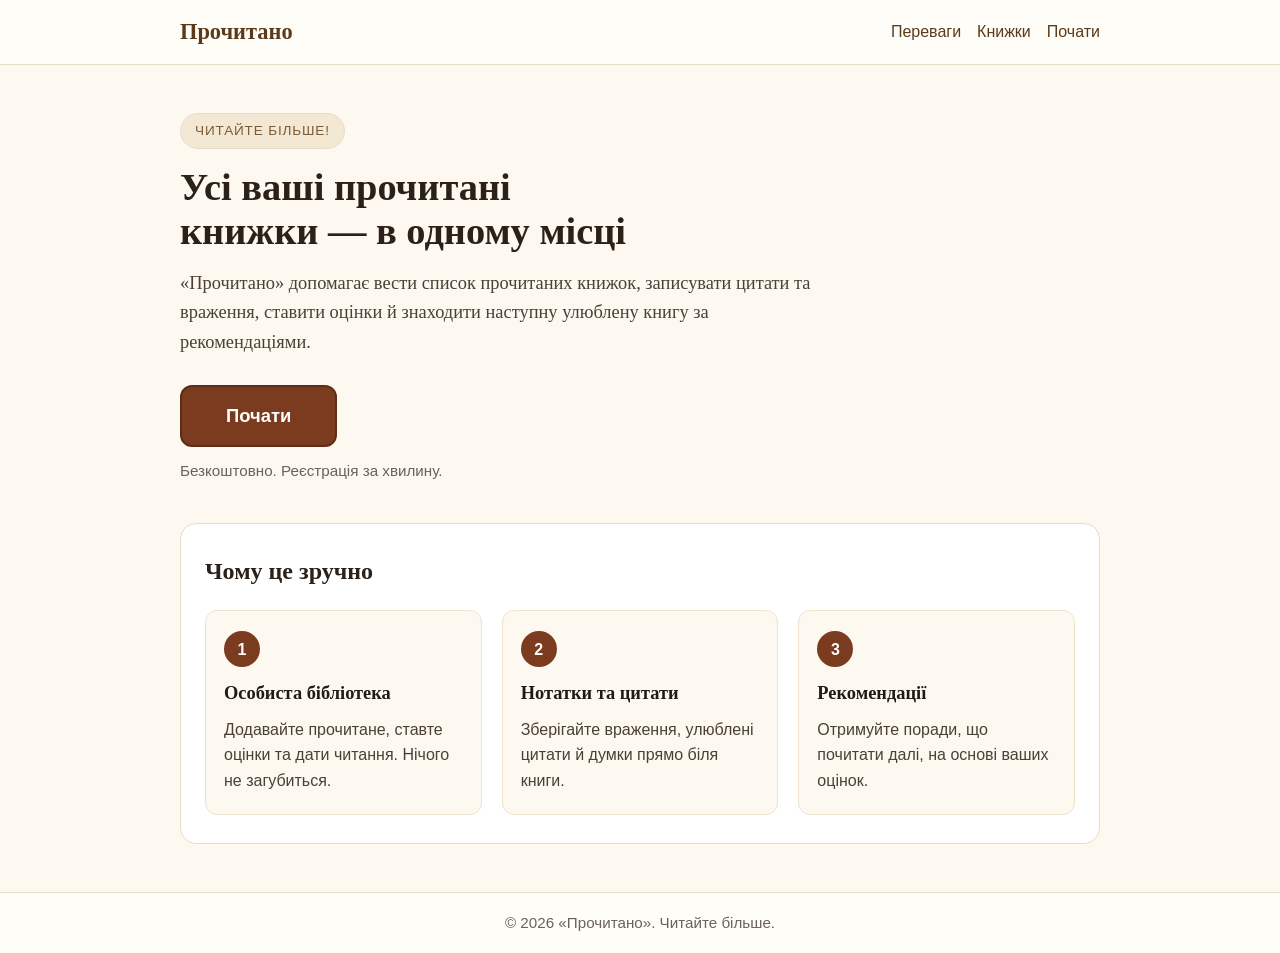
<file: index.html>
<!DOCTYPE html>

<html lang="uk">
<head>
  <meta charset="UTF-8">
  <meta name="viewport" content="width=device-width, initial-scale=1.0">
  <meta name="description" content="Прочитано — зберігайте список прочитаних книжок, діліться враженнями та знаходьте нові книги.">
  <title>Прочитано — ваші прочитані книжки в одному місці</title>
  <link rel="stylesheet" href="style.css">
</head>
<body>
  <header class="site-header">
    <div class="container header-inner">
      <a class="logo" href="index.html">Прочитано</a>
      <nav class="nav" aria-label="Основна навігація">
        <a href="#advantages">Переваги</a>
        <a href="books.html">Книжки</a>
        <a href="#start">Почати</a>
      </nav>
    </div>
  </header>

  <main>
    <section class="hero">
      <div class="container hero-inner">
        <p class="eyebrow">Читайте більше!</p>
        <h1>Усі ваші прочитані книжки — в одному місці</h1>
        <p class="description">«Прочитано» допомагає вести список прочитаних книжок, записувати цитати та враження, ставити оцінки й знаходити наступну улюблену книгу за рекомендаціями.</p>

        <div class="hero-actions" id="start">
          <a class="button" href="#">Почати</a>
          <p class="hint">Безкоштовно. Реєстрація за хвилину.</p>
        </div>

        <section class="advantages" id="advantages" aria-label="Переваги">
          <h2>Чому це зручно</h2>
          <ul class="advantages-list">
            <li>
              <span class="number" aria-hidden="true">1</span>
              <h3>Особиста бібліотека</h3>
              <p>Додавайте прочитане, ставте оцінки та дати читання. Нічого не загубиться.</p>
            </li>
            <li>
              <span class="number" aria-hidden="true">2</span>
              <h3>Нотатки та цитати</h3>
              <p>Зберігайте враження, улюблені цитати й думки прямо біля книги.</p>
            </li>
            <li>
              <span class="number" aria-hidden="true">3</span>
              <h3>Рекомендації</h3>
              <p>Отримуйте поради, що почитати далі, на основі ваших оцінок.</p>
            </li>
          </ul>
        </section>
      </div>
    </section>
  </main>

  <footer class="site-footer">
    <div class="container">
      <p>© 2026 «Прочитано». Читайте більше.</p>
    </div>
  </footer>
</body>
</html>
</file>
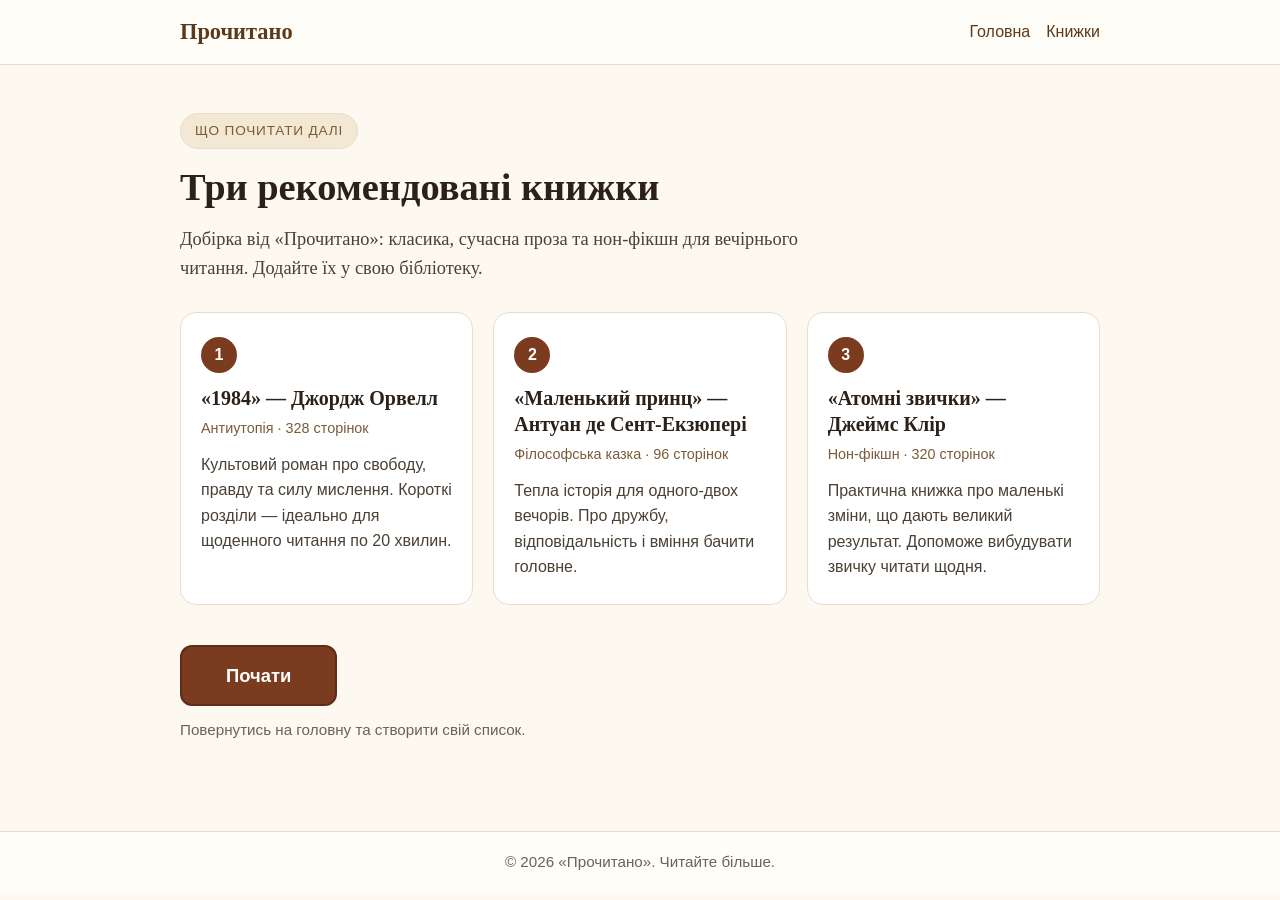
<file: books.html>
<!DOCTYPE html>
<html lang="uk">
<head>
  <meta charset="UTF-8">
  <meta name="viewport" content="width=device-width, initial-scale=1.0">
  <meta name="description" content="Три рекомендовані книжки від «Прочитано» — що почитати далі.">
  <title>Рекомендовані книжки — Прочитано</title>
  <link rel="stylesheet" href="style.css">
</head>
<body>
  <header class="site-header">
    <div class="container header-inner">
      <a class="logo" href="index.html">Прочитано</a>
      <nav class="nav" aria-label="Основна навігація">
        <a href="index.html">Головна</a>
        <a href="books.html" aria-current="page">Книжки</a>
      </nav>
    </div>
  </header>

  <main>
    <section class="hero">
      <div class="container hero-inner">
        <p class="eyebrow">Що почитати далі</p>
        <h1>Три рекомендовані книжки</h1>
        <p class="description">Добірка від «Прочитано»: класика, сучасна проза та нон-фікшн для вечірнього читання. Додайте їх у свою бібліотеку.</p>

        <ol class="books-list">
          <li class="book-card">
            <span class="number" aria-hidden="true">1</span>
            <h2>«1984» — Джордж Орвелл</h2>
            <p class="book-meta">Антиутопія · 328 сторінок</p>
            <p>Культовий роман про свободу, правду та силу мислення. Короткі розділи — ідеально для щоденного читання по 20 хвилин.</p>
          </li>
          <li class="book-card">
            <span class="number" aria-hidden="true">2</span>
            <h2>«Маленький принц» — Антуан де Сент-Екзюпері</h2>
            <p class="book-meta">Філософська казка · 96 сторінок</p>
            <p>Тепла історія для одного-двох вечорів. Про дружбу, відповідальність і вміння бачити головне.</p>
          </li>
          <li class="book-card">
            <span class="number" aria-hidden="true">3</span>
            <h2>«Атомні звички» — Джеймс Клір</h2>
            <p class="book-meta">Нон-фікшн · 320 сторінок</p>
            <p>Практична книжка про маленькі зміни, що дають великий результат. Допоможе вибудувати звичку читати щодня.</p>
          </li>
        </ol>

        <div class="hero-actions">
          <a class="button" href="index.html">Почати</a>
          <p class="hint">Повернутись на головну та створити свій список.</p>
        </div>
      </div>
    </section>
  </main>

  <footer class="site-footer">
    <div class="container">
      <p>© 2026 «Прочитано». Читайте більше.</p>
    </div>
  </footer>
</body>
</html>
</file>
<file: style.css>
* { box-sizing: border-box; margin: 0; padding: 0; }

html { -webkit-text-size-adjust: 100%; }

body {
  font-family: Georgia, "Times New Roman", serif;
  line-height: 1.6;
  color: #1f1b16;
  background: #fdf8f0;
  min-width: 0;
}

.container {
  width: 100%;
  max-width: 960px;
  margin: 0 auto;
  padding-left: 20px;
  padding-right: 20px;
}

.site-header {
  background: #fffdf8;
  border-bottom: 1px solid #e8ddc9;
}

.header-inner {
  display: flex;
  align-items: center;
  justify-content: space-between;
  gap: 16px;
  padding-top: 14px;
  padding-bottom: 14px;
}

.logo {
  font-size: 1.4rem;
  font-weight: bold;
  color: #5b3a1a;
  text-decoration: none;
  white-space: nowrap;
}

.nav {
  display: flex;
  gap: 16px;
}

.nav a {
  color: #5b3a1a;
  text-decoration: none;
  font-family: Arial, Helvetica, sans-serif;
  font-size: 1rem;
}

.nav a:hover,
.nav a:focus { text-decoration: underline; }

.hero {
  padding-top: 48px;
  padding-bottom: 48px;
}

.hero-inner {
  text-align: left;
}

.eyebrow {
  display: inline-block;
  font-family: Arial, Helvetica, sans-serif;
  font-size: 0.85rem;
  letter-spacing: 0.06em;
  text-transform: uppercase;
  color: #7a5c38;
  background: #f3e8d3;
  border: 1px solid #e8ddc9;
  border-radius: 999px;
  padding: 6px 14px;
  margin-bottom: 16px;
}

h1 {
  font-size: 2.4rem;
  line-height: 1.15;
  color: #2b2118;
  max-width: 18em;
  margin-bottom: 16px;
  text-wrap: balance;
}

.description {
  font-size: 1.15rem;
  max-width: 36em;
  color: #4a4036;
  margin-bottom: 28px;
}

.hero-actions {
  margin-bottom: 40px;
}

.button {
  display: inline-block;
  font-family: Arial, Helvetica, sans-serif;
  font-size: 1.15rem;
  font-weight: bold;
  color: #ffffff;
  background: #7a3b1f;
  text-decoration: none;
  padding: 14px 44px;
  border-radius: 12px;
  border: 2px solid #5f2d17;
}

.button:hover { background: #8f4a27; }
.button:focus-visible { outline: 3px solid #1f1b16; outline-offset: 3px; }
.button:active { background: #5f2d17; }

.hint {
  font-family: Arial, Helvetica, sans-serif;
  font-size: 0.95rem;
  color: #6b6259;
  margin-top: 12px;
}

.advantages {
  background: #ffffff;
  border: 1px solid #e8ddc9;
  border-radius: 16px;
  padding: 28px 24px;
}

.advantages h2 {
  font-size: 1.5rem;
  margin-bottom: 20px;
  color: #2b2118;
}

.advantages-list {
  list-style: none;
  display: grid;
  grid-template-columns: repeat(3, 1fr);
  gap: 20px;
}

.advantages-list li {
  background: #fdf8f0;
  border: 1px solid #efe3cc;
  border-radius: 12px;
  padding: 20px 18px;
}

.number {
  display: inline-flex;
  align-items: center;
  justify-content: center;
  width: 36px;
  height: 36px;
  border-radius: 50%;
  background: #7a3b1f;
  color: #fff;
  font-family: Arial, Helvetica, sans-serif;
  font-weight: bold;
  margin-bottom: 12px;
}

.advantages-list h3 {
  font-size: 1.15rem;
  margin-bottom: 8px;
}

.advantages-list p {
  font-family: Arial, Helvetica, sans-serif;
  font-size: 1rem;
  color: #4a4036;
}

.books-list {
  list-style: none;
  display: grid;
  grid-template-columns: repeat(3, 1fr);
  gap: 20px;
  margin-bottom: 40px;
  padding: 0;
}

.book-card {
  background: #ffffff;
  border: 1px solid #e8ddc9;
  border-radius: 16px;
  padding: 24px 20px;
}

.book-card h2 {
  font-size: 1.25rem;
  line-height: 1.3;
  color: #2b2118;
  margin-bottom: 6px;
}

.book-meta {
  font-family: Arial, Helvetica, sans-serif;
  font-size: 0.9rem;
  color: #7a5c38;
  margin-bottom: 12px;
}

.book-card p:last-child {
  font-family: Arial, Helvetica, sans-serif;
  font-size: 1rem;
  color: #4a4036;
}

.site-footer {
  border-top: 1px solid #e8ddc9;
  background: #fffdf8;
  padding-top: 18px;
  padding-bottom: 18px;
}

.site-footer p {
  font-family: Arial, Helvetica, sans-serif;
  font-size: 0.95rem;
  color: #6b6259;
  text-align: center;
}

/* Планшет */
@media (max-width: 720px) {
  .advantages-list,
  .books-list { grid-template-columns: 1fr; }
  h1 { font-size: 2rem; }
}

/* Мобільний 400px — все в одну колонку, нічого не вилазить */
@media (max-width: 480px) {
  .container { padding-left: 16px; padding-right: 16px; }
  .hero { padding-top: 32px; padding-bottom: 32px; }
  .header-inner { flex-wrap: wrap; }
  h1 { font-size: 1.7rem; }
  .description { font-size: 1.05rem; }
  .button {
    display: block;
    width: 100%;
    text-align: center;
    padding-left: 16px;
    padding-right: 16px;
  }
  .advantages { padding: 20px 16px; }
  img, pre, table { max-width: 100%; }
  body { overflow-x: hidden; word-wrap: break-word; }
}
</file>
